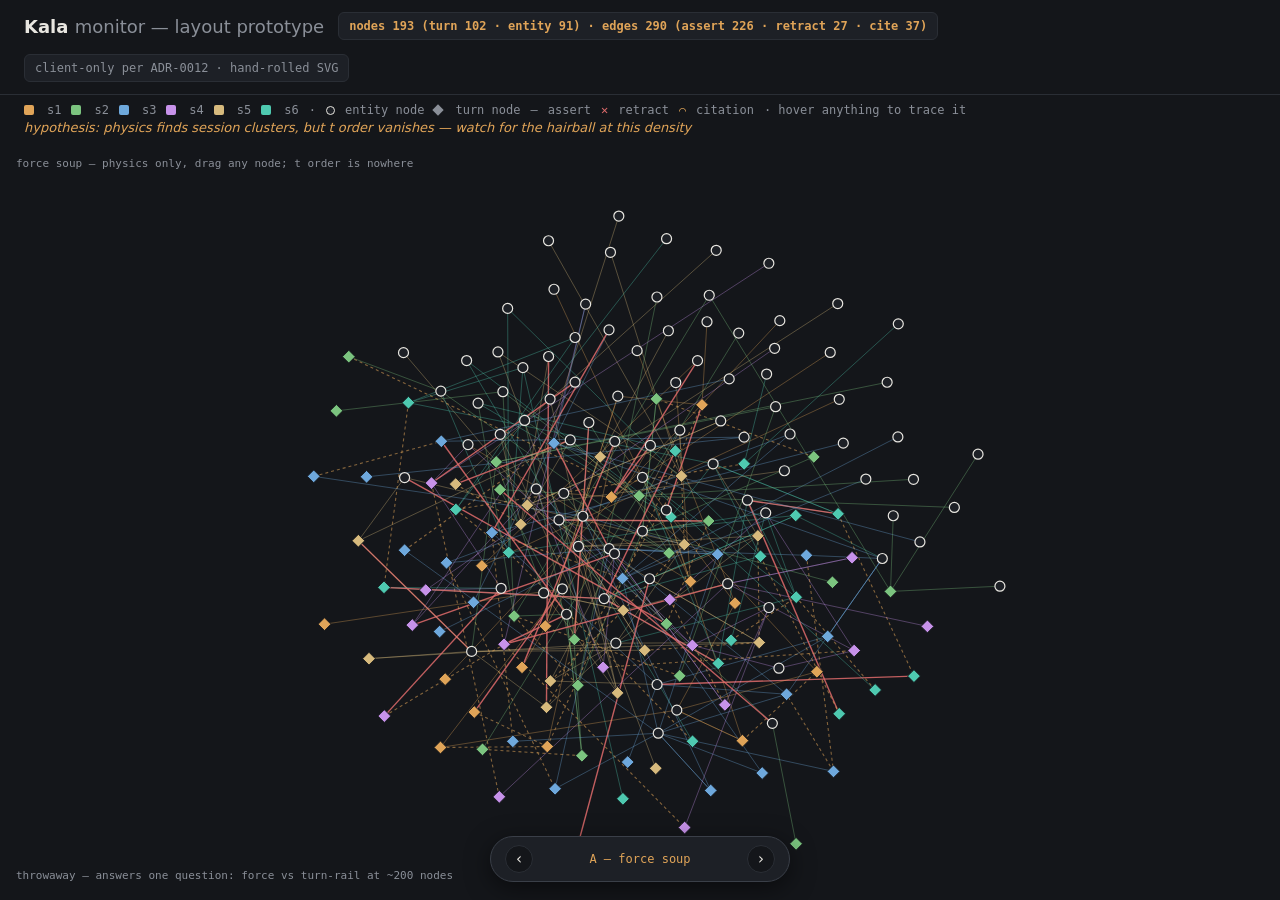
<file: web/prototype-monitor-layout.html>
<!DOCTYPE html>
<html lang="en">
<head>
<meta charset="utf-8">
<meta name="viewport" content="width=device-width, initial-scale=1">
<title>Kala · monitor layout prototype (throwaway)</title>
<!--
  PROTOTYPE — throwaway. Delete after the verdict is captured.

  Question: at ~200 nodes (turn nodes + entity nodes), does the monitor's
  knowledge graph read better as a force-directed soup or as a turn rail
  in t order? Bipartite columns is the third, no-physics control.

  Plan: three variants of the monitor graph — force soup / turn rail /
  bipartite columns — switchable via ?variant= on this standalone page.

  Run:   open web/prototype-monitor-layout.html     (no server, no build)

  Data is a seeded synthetic memory store shaped like the monitor's model:
  interleaved sessions, one turn per t, assert/retract/citation edges.
  Not wired into any build — this file is the whole prototype.
  Verdict (2026-10-23, user): no single winner — keep all three. The
  monitor treats them as switchable view modes over one shared view
  (same filter, as-of, selection): force for exploring relations, rail
  for the t-order spine, columns for always-labeled structure. The
  floating bar graduates into the monitor's view switcher. Captured on
  branch prototype/monitor-layout; spec next via /to-spec.
-->
<style>
:root {
  --bg: #14161a; --panel: #1d2026; --ink: #e8e6e0; --mut: #8a8f98;
  --acc: #e0a458; --ok: #7bc47f; --fail: #e06c6c; --line: #2a2e35;
  --mono: "SF Mono", Menlo, Consolas, monospace;
}
* { box-sizing: border-box; }
html, body { height: 100%; }
body {
  margin: 0; background: var(--bg); color: var(--ink);
  font: 15px/1.5 -apple-system, system-ui, sans-serif;
  display: flex; flex-direction: column;
}
header {
  padding: 12px 24px; display: flex; align-items: center; gap: 14px;
  flex-wrap: wrap; border-bottom: 1px solid var(--line); flex: none;
}
h1 { font-size: 18px; margin: 0; }
.thin { color: var(--mut); font-weight: 400; }
.badge {
  font-family: var(--mono); font-size: 12px; background: var(--panel);
  border: 1px solid var(--line); border-radius: 6px; padding: 4px 10px;
  color: var(--mut);
}
.badge b { color: var(--acc); font-weight: 600; }
#legend {
  flex: none; padding: 8px 24px 0; font: 12px var(--mono); color: var(--mut);
  display: flex; align-items: center; gap: 10px; flex-wrap: wrap;
}
#legend .chip {
  display: inline-block; width: 10px; height: 10px; border-radius: 2px;
  vertical-align: -1px; margin-right: 3px;
}
#legend .dot { display: inline-block; width: 9px; height: 9px; border-radius: 50%;
  background: var(--panel); border: 1.4px solid var(--ink); vertical-align: -1px; }
#legend .dia { display: inline-block; width: 8px; height: 8px; background: var(--mut);
  transform: rotate(45deg); vertical-align: -1px; margin-right: 3px; }
#hypo {
  flex: none; padding: 2px 24px 8px; font: italic 13px/1.4 system-ui;
  color: var(--acc);
}
#stage { flex: 1; overflow: auto; padding-bottom: 76px; }
svg { display: block; }

.cap { fill: var(--mut); font: 11px var(--mono); }
.edge { stroke: var(--mut); stroke-opacity: .35; fill: none; stroke-width: 1; }
.edge.retract { stroke: var(--fail); stroke-opacity: .85; stroke-width: 1.4; }
.edge.cite { stroke: var(--acc); stroke-opacity: .55; stroke-width: 1.1; stroke-dasharray: 3 3; }
.edge.touch { stroke-width: 0; }
.edge.touch.retract { fill: var(--fail); }
.hl .edge { opacity: .05; }
.hl .edge.on { opacity: 1; stroke-width: 1.8; }
.hl .edge.touch.on { stroke-width: 0; }
.node { cursor: pointer; }
.node.entity { fill: var(--panel); stroke: var(--ink); stroke-width: 1.2; }
.node.turn { stroke: var(--bg); stroke-width: .8; }
.hl .node { opacity: .15; }
.hl .node.on, .hl .node.nbr { opacity: 1; }
.railline { stroke: var(--mut); stroke-width: 1.5; }
.lane { stroke: var(--line); stroke-width: 1; }
.tlab { fill: var(--mut); font: 10px var(--mono); }
.elab { fill: var(--ink); font: 11px var(--mono); }

.detail {
  position: fixed; top: 110px; right: 16px; width: 300px;
  background: color-mix(in srgb, var(--panel) 92%, transparent);
  border: 1px solid var(--line); border-radius: 8px; padding: 10px 12px;
  font: 12px var(--mono); line-height: 1.6; z-index: 9;
  max-height: 45vh; overflow: auto;
}
.detail .dim { color: var(--mut); }
.detail .bad { color: var(--fail); font-style: normal; }
.detail[hidden] { display: none; }

.bar {
  position: fixed; left: 50%; bottom: 18px; transform: translateX(-50%);
  display: flex; align-items: center; gap: 12px;
  background: var(--panel); border: 1px solid #3a3f48; border-radius: 999px;
  padding: 8px 14px; box-shadow: 0 6px 24px rgba(0,0,0,.5); z-index: 10;
}
.bar button {
  font: inherit; background: var(--bg); color: var(--ink);
  border: 1px solid var(--line); border-radius: 50%;
  width: 28px; height: 28px; padding: 0; cursor: pointer; line-height: 1;
}
.bar button:hover { border-color: var(--acc); }
.bar span { font: 12px var(--mono); color: var(--acc); min-width: 190px; text-align: center; }
.foot { position: fixed; left: 16px; bottom: 18px; font: 11px var(--mono); color: var(--mut); z-index: 8; }
</style>
</head>
<body>
<header>
  <h1>Kala <span class="thin">monitor — layout prototype</span></h1>
  <span class="badge"><b id="stat">…</b></span>
  <span class="badge">client-only per ADR-0012 · hand-rolled SVG</span>
</header>

<div id="legend">
  <span class="chip" style="background:#e0a458"></span>s1
  <span class="chip" style="background:#7bc47f"></span>s2
  <span class="chip" style="background:#6ea8dc"></span>s3
  <span class="chip" style="background:#c792ea"></span>s4
  <span class="chip" style="background:#d7ba7d"></span>s5
  <span class="chip" style="background:#4ec9b0"></span>s6
  <span>·</span>
  <span class="dot"></span> entity node
  <span class="dia"></span> turn node
  <span style="color:var(--mut)">—</span> assert
  <span style="color:var(--fail)">✕</span> retract
  <span style="color:var(--acc)">⌒</span> citation
  <span>· hover anything to trace it</span>
</div>
<div id="hypo"></div>

<main id="stage"></main>
<aside id="detail" class="detail" hidden></aside>

<div class="bar">
  <button id="prev" title="previous variant">‹</button>
  <span id="vlabel"></span>
  <button id="next" title="next variant">›</button>
</div>
<div class="foot">throwaway — answers one question: force vs turn-rail at ~200 nodes</div>

<script>
"use strict";

// ---- tiny helpers -----------------------------------------------------------

function mulberry32(seed) {
  let a = seed >>> 0;
  return function () {
    a |= 0; a = (a + 0x6D2B79F5) | 0;
    let t = Math.imul(a ^ (a >>> 15), 1 | a);
    t = (t + Math.imul(t ^ (t >>> 7), 61 | t)) ^ t;
    return ((t ^ (t >>> 14)) >>> 0) / 4294967296;
  };
}

function svgEl(name, attrs, text) {
  const n = document.createElementNS("http://www.w3.org/2000/svg", name);
  if (attrs) for (const k in attrs) n.setAttribute(k, attrs[k]);
  if (text != null) n.textContent = text;
  return n;
}

function esc(s) { return String(s).replace(/&/g, "&amp;").replace(/</g, "&lt;"); }

function svgPoint(svg, e) {
  const r = svg.getBoundingClientRect();
  return { x: e.clientX - r.left, y: e.clientY - r.top };
}

const SESSION_COLORS = ["#e0a458", "#7bc47f", "#6ea8dc", "#c792ea", "#d7ba7d", "#4ec9b0"];

// ---- synthetic memory store ---------------------------------------------------
// Interleaved sessions transacting against one store: each t is one turn
// (exactly one transaction), each turn asserts/retracts on 1-4 entities and
// sometimes cites an earlier turn of its own session via :memory/source.

const VOCAB = {
  person: [":person/name", ":person/role", ":person/team"],
  note:   [":note/title", ":note/body", ":note/tag"],
  fact:   [":fact/claim", ":fact/status"],
  task:   [":task/title", ":task/state", ":task/owner"],
};
const NAMES = ["Ada","Bo","Cy","Dee","Eli","Fay","Gus","Hal","Ida","Jo","Kai","Lim","Mo","Nia","Omar","Pia","Quinn","Ravi","Sena","Tao","Uma","Vik","Wren","Xiu","Yara","Zed"];
const NOTE_TITLES = ["retry logic","cache warm","auth flow","index notes","tx retry","ddl draft","bench plan","client demo","release notes","log tail","wire proto","id packing"];
const FACT_CLAIMS = ["staging-eu is live","single-writer holds","EPL accepted","registry synced","fixture t=42","client listen works"];
const TASK_TITLES = ["wire listen","drop peer path","port e2e","tag release","trim fixture","doc as-of"];
const LABEL = {
  person: r => NAMES[Math.floor(r() * NAMES.length)],
  note:   r => NOTE_TITLES[Math.floor(r() * NOTE_TITLES.length)],
  fact:   r => FACT_CLAIMS[Math.floor(r() * FACT_CLAIMS.length)],
  task:   r => TASK_TITLES[Math.floor(r() * TASK_TITLES.length)],
};

function buildStore(seed) {
  const rnd = mulberry32(seed);
  const pick = a => a[Math.floor(rnd() * a.length)];
  const rint = (lo, hi) => lo + Math.floor(rnd() * (hi - lo + 1));
  const sessions = [];
  for (let s = 0; s < 6; s++) sessions.push({ id: s, budget: rint(14, 20), own: [], turns: [] });
  const turns = [], entities = [], edges = [];
  let t = 0, entSeq = 0;

  while (sessions.some(s => s.budget > 0)) {
    const act = sessions.filter(s => s.budget > 0);
    const s = act[Math.floor(rnd() * act.length)];
    s.budget--; t++;
    const turn = { id: "t" + t, t, session: s.id, ops: [] };
    turns.push(turn); s.turns.push(turn);

    const nTouches = rint(1, 4);
    for (let i = 0; i < nTouches; i++) {
      let ent;
      if (s.own.length && rnd() < 0.58) ent = s.own[Math.floor(rnd() * s.own.length)];
      else if (entities.length && rnd() < 0.2) ent = entities[Math.floor(rnd() * entities.length)];
      else {
        const kind = pick(Object.keys(VOCAB));
        ent = { id: "e" + (++entSeq), kind, label: LABEL[kind](rnd),
                firstT: t, lastT: t, asserts: 0, retracts: 0, session: s.id };
        entities.push(ent); s.own.push(ent);
      }
      const attr = pick(VOCAB[ent.kind]);
      if (ent.asserts > ent.retracts && rnd() < 0.15) {
        edges.push({ kind: "retract", from: turn.id, to: ent.id, attr });
        turn.ops.push({ attr, op: "retract", ent: ent.id });
        ent.retracts++;
      } else {
        edges.push({ kind: "assert", from: turn.id, to: ent.id, attr });
        turn.ops.push({ attr, op: "add", ent: ent.id });
        ent.asserts++;
      }
      ent.lastT = t;
    }
    if (s.turns.length > 1 && rnd() < 0.35) {
      const back = rint(1, Math.min(4, s.turns.length - 1));
      const src = s.turns[s.turns.length - 1 - back];
      edges.push({ kind: "cite", from: turn.id, to: src.id, attr: ":memory/source" });
      turn.ops.push({ attr: ":memory/source", op: "cite", ent: src.id });
    }
  }

  const byT = {}, entById = {};
  turns.forEach(tr => { byT[tr.id] = tr; });
  entities.forEach(en => { entById[en.id] = en; });
  return { turns, entities, edges, sessions, maxT: t, byT, entById };
}

// ---- shared chrome: stats, hover, detail card ---------------------------------

function fmtStats(store) {
  const c = k => store.edges.filter(e => e.kind === k).length;
  return "nodes " + (store.turns.length + store.entities.length) +
    " (turn " + store.turns.length + " · entity " + store.entities.length + ")" +
    " · edges " + store.edges.length +
    " (assert " + c("assert") + " · retract " + c("retract") + " · cite " + c("cite") + ")";
}

const detailEl = document.getElementById("detail");

function showDetail(store, byId, id) {
  const m = byId[id];
  let html;
  if (m.kind === "turn") {
    const tr = store.turns[m.idx];
    html = "<b>turn node · t = " + tr.t + "</b> <span class='dim'>session-" + (tr.session + 1) + "</span><br>" +
      tr.ops.map(o => esc(o.attr) + " " +
        (o.op === "retract" ? "<span class='bad'>retract</span>" : o.op) +
        " → " + o.ent).join("<br>");
  } else {
    const en = store.entities[m.idx];
    html = "<b>entity node · " + esc(en.label) + "</b> <span class='dim'>" + en.kind +
      " · session-" + (en.session + 1) + "</span><br>" +
      "asserts " + en.asserts + " · retracts " + en.retracts + "<br>" +
      "touched t " + en.firstT + " … " + en.lastT;
  }
  detailEl.innerHTML = html;
  detailEl.hidden = false;
}

// nodeEls: Map id→element · edgeEls: array aligned with store.edges
function wireHover(svg, store, byId, nodeEls, edgeEls) {
  const adj = new Map();
  store.edges.forEach((e, i) => {
    if (!adj.has(e.from)) adj.set(e.from, []);
    if (!adj.has(e.to)) adj.set(e.to, []);
    adj.get(e.from).push({ i, other: e.to });
    adj.get(e.to).push({ i, other: e.from });
  });
  function clear() {
    svg.classList.remove("hl");
    svg.querySelectorAll(".on,.nbr").forEach(el => el.classList.remove("on", "nbr"));
    detailEl.hidden = true;
  }
  function on(id) {
    clear();
    svg.classList.add("hl");
    const nEl = nodeEls.get(id);
    if (nEl) nEl.classList.add("on");
    (adj.get(id) || []).forEach(({ i, other }) => {
      if (edgeEls[i]) edgeEls[i].classList.add("on");
      const o = nodeEls.get(other);
      if (o) o.classList.add("nbr");
    });
    showDetail(store, byId, id);
  }
  svg.addEventListener("pointerover", e => {
    const t = e.target.closest("[data-node]") || e.target.closest("[data-edge]");
    if (!t) return;
    const id = t.dataset.node || t.dataset.edge;
    if (id) on(id);
  });
  svg.addEventListener("pointerleave", clear);
}

// ---- variant A: force soup ------------------------------------------------------

function variantForce(store, byId, stage) {
  const W = Math.max(900, stage.clientWidth || 900);
  const H = Math.max(600, stage.clientHeight || 600);
  const svg = svgEl("svg", { width: W, height: H });
  svg.append(svgEl("text", { x: 16, y: 22, class: "cap" },
    "force soup — physics only, drag any node; t order is nowhere"));

  const nodes = [], geo = {};
  store.turns.forEach(tr => { const n = { id: tr.id, kind: "turn", x: 0, y: 0, vx: 0, vy: 0 }; nodes.push(n); geo[tr.id] = n; });
  store.entities.forEach(en => { const n = { id: en.id, kind: "entity", x: 0, y: 0, vx: 0, vy: 0 }; nodes.push(n); geo[en.id] = n; });
  nodes.forEach((n, i) => {
    const a = (i / nodes.length) * 2 * Math.PI, r = 170 + ((i * 37) % 60);
    n.x = W / 2 + r * Math.cos(a); n.y = H / 2 + r * Math.sin(a);
  });

  const gE = svgEl("g"), gN = svgEl("g");
  svg.append(gE, gN);
  const edgeEls = store.edges.map(e => {
    const l = svgEl("line", { class: "edge " + e.kind, "data-edge": e.from });
    if (e.kind === "assert") l.style.stroke = SESSION_COLORS[store.byT[e.from].session];
    gE.append(l);
    return l;
  });
  const nodeEls = new Map();
  nodes.forEach(n => {
    const el = n.kind === "turn"
      ? svgEl("rect", { class: "node turn", "data-node": n.id, x: -4.5, y: -4.5, width: 9, height: 9 })
      : svgEl("circle", { class: "node entity", "data-node": n.id, r: 5 });
    if (n.kind === "turn") el.style.fill = SESSION_COLORS[store.byT[n.id].session];
    nodeEls.set(n.id, el);
    gN.append(el);
  });
  stage.append(svg);
  wireHover(svg, store, byId, nodeEls, edgeEls);

  // spring-embedder, settles then idles; drag re-heats
  let alpha = 1, raf = 0, dragging = null;
  function paint() {
    store.edges.forEach((e, i) => {
      const l = edgeEls[i], a = geo[e.from], b = geo[e.to];
      l.setAttribute("x1", a.x); l.setAttribute("y1", a.y);
      l.setAttribute("x2", b.x); l.setAttribute("y2", b.y);
    });
    nodes.forEach(n => {
      const el = nodeEls.get(n.id);
      if (n.kind === "turn") el.setAttribute("transform", "translate(" + n.x + "," + n.y + ") rotate(45)");
      else { el.setAttribute("cx", n.x); el.setAttribute("cy", n.y); }
    });
  }
  function step() {
    alpha = Math.max(0.012, alpha * 0.988);
    for (let i = 0; i < nodes.length; i++) {
      const a = nodes[i];
      for (let j = i + 1; j < nodes.length; j++) {
        const b = nodes[j];
        let dx = a.x - b.x, dy = a.y - b.y, d2 = dx * dx + dy * dy;
        if (d2 < 0.5) d2 = 0.5;
        if (d2 > 40000) continue;
        const d = Math.sqrt(d2), f = Math.min(4, 1600 * alpha / d2);
        dx /= d; dy /= d;
        a.vx += dx * f; a.vy += dy * f;
        b.vx -= dx * f; b.vy -= dy * f;
      }
    }
    for (const e of store.edges) {
      const a = geo[e.from], b = geo[e.to];
      const rest = e.kind === "cite" ? 42 : 72;
      let dx = b.x - a.x, dy = b.y - a.y;
      const d = Math.hypot(dx, dy) || 1;
      const f = (d - rest) * 0.0045 * (e.kind === "cite" ? 0.5 : 1);
      dx /= d; dy /= d;
      a.vx += dx * f; a.vy += dy * f;
      b.vx -= dx * f; b.vy -= dy * f;
    }
    const cap = Math.max(1, alpha * 40);
    for (const n of nodes) {
      n.vx += (W / 2 - n.x) * 0.0015;
      n.vy += (H / 2 - n.y) * 0.0015;
      n.vx *= 0.82; n.vy *= 0.82;
      const vx = Math.max(-cap, Math.min(cap, n.vx));
      const vy = Math.max(-cap, Math.min(cap, n.vy));
      n.x = Math.max(20, Math.min(W - 20, n.x + vx));
      n.y = Math.max(20, Math.min(H - 20, n.y + vy));
    }
  }
  function loop() {
    step(); paint();
    raf = (alpha > 0.013 || dragging) ? requestAnimationFrame(loop) : 0;
  }
  loop();

  svg.addEventListener("pointerdown", e => {
    const t = e.target.closest("[data-node]");
    if (!t) return;
    dragging = geo[t.dataset.node];
    svg.setPointerCapture(e.pointerId);
    const p = svgPoint(svg, e);
    dragging.x = p.x; dragging.y = p.y; dragging.vx = dragging.vy = 0;
    alpha = Math.max(alpha, 0.35);
    if (!raf) loop();
  });
  svg.addEventListener("pointermove", e => {
    if (!dragging) return;
    const p = svgPoint(svg, e);
    dragging.x = p.x; dragging.y = p.y;
  });
  svg.addEventListener("pointerup", () => { dragging = null; });
}

// ---- variant B: turn rail --------------------------------------------------------
// One rail: turn nodes at strict t positions. Entities live in packed lanes
// below; each touch is a dot on the lane at its turn's x. Citations arc above.

function variantRail(store, byId, stage) {
  const STEP = 16, PADL = 240, PADR = 40, RAIL_Y = 120, ROW_H = 17, GAP = 9;
  const X = t => PADL + (t - 1) * STEP;

  // lane packing: entities sorted by first touch; a lane is free again after
  // GAP steps past its last occupant's last touch (room for the next label)
  const ents = [...store.entities].sort((a, b) => a.firstT - b.firstT || a.id.localeCompare(b.id));
  const rowLast = [];
  for (const e of ents) {
    let r = -1;
    for (let i = 0; i < rowLast.length; i++) if (rowLast[i] + GAP < e.firstT) { r = i; break; }
    if (r < 0) { r = rowLast.length; rowLast.push(-99); }
    rowLast[r] = e.lastT;
    e.row = r;
  }
  const rowY = e => RAIL_Y + 44 + e.row * ROW_H;

  const W = PADL + store.maxT * STEP + PADR;
  const H = RAIL_Y + 44 + rowLast.length * ROW_H + 70;
  const svg = svgEl("svg", { width: W, height: H });
  svg.append(svgEl("text", { x: 16, y: 24, class: "cap" },
    "turn rail — one diamond per turn, left→right = t; entity lanes below, dots at touching turns"));

  const nodeEls = new Map(), edgeEls = new Array(store.edges.length);

  // citation arcs above the rail
  store.edges.forEach((e, i) => {
    if (e.kind !== "cite") return;
    const x1 = X(store.byT[e.from].t), x2 = X(store.byT[e.to].t);
    const h = Math.min(56, 12 + Math.abs(x2 - x1) / 6);
    edgeEls[i] = svgEl("path", {
      d: "M " + x1 + " " + (RAIL_Y - 12) + " Q " + ((x1 + x2) / 2) + " " + (RAIL_Y - 12 - h) + " " + x2 + " " + (RAIL_Y - 12),
      class: "edge cite", "data-edge": e.from,
    });
    svg.append(edgeEls[i]);
  });

  // the rail itself
  svg.append(svgEl("line", { x1: X(1), y1: RAIL_Y, x2: X(store.maxT), y2: RAIL_Y, class: "railline" }));
  for (let t = 1; t <= store.maxT; t += 10)
    svg.append(svgEl("text", { x: X(t), y: RAIL_Y + 26, class: "tlab", "text-anchor": "middle" }, "t" + t));

  // entity lanes: line spanning first→last touch, node + label at first touch
  for (const e of ents) {
    const y = rowY(e), x0 = X(e.firstT), x1 = X(e.lastT);
    svg.append(svgEl("line", { x1: x0, y1: y, x2: x1, y2: y, class: "lane" }));
    const dot = svgEl("circle", { class: "node entity", "data-node": e.id, cx: x0, cy: y, r: 4.5 });
    nodeEls.set(e.id, dot);
    svg.append(dot);
    svg.append(svgEl("text", { x: x0 - 8, y: y + 3.5, class: "elab", "text-anchor": "end" }, e.label));
  }

  // touch dots: one per assert/retract edge, at (turn x, entity lane y)
  store.edges.forEach((e, i) => {
    if (e.kind === "cite") return;
    const turn = store.byT[e.from], ent = store.entById[e.to];
    const x = X(turn.t), y = rowY(ent);
    let el;
    if (e.kind === "assert") {
      el = svgEl("circle", { class: "edge touch assert", "data-edge": e.from, cx: x, cy: y, r: 3 });
      el.style.fill = SESSION_COLORS[turn.session];
    } else {
      el = svgEl("rect", { class: "edge touch retract", "data-edge": e.from, x: x - 3, y: y - 3, width: 6, height: 6 });
    }
    edgeEls[i] = el;
    svg.append(el);
  });

  // turn diamonds on the rail (last, so they sit on top)
  for (const tr of store.turns) {
    const el = svgEl("rect", {
      class: "node turn", "data-node": tr.id,
      x: -4.5, y: -4.5, width: 9, height: 9,
      transform: "translate(" + X(tr.t) + "," + RAIL_Y + ") rotate(45)",
    });
    el.style.fill = SESSION_COLORS[tr.session];
    nodeEls.set(tr.id, el);
    svg.append(el);
  }

  stage.append(svg);
  wireHover(svg, store, byId, nodeEls, edgeEls);
}

// ---- variant C: bipartite columns --------------------------------------------------
// Turns (t order) left, entities (first-touch order) right, every edge a
// bezier across the middle. No physics anywhere; labels always visible.

function variantColumns(store, byId, stage) {
  const ROW_T = 13.5, TOP = 46, XL = 130, XR = 880, W = 1060;
  const H = TOP + store.turns.length * ROW_T + 30;
  const turnY = tr => TOP + (tr.t - 1) * ROW_T;
  const ents = [...store.entities].sort((a, b) => a.firstT - b.firstT || a.id.localeCompare(b.id));
  const ROW_E = (H - TOP - 30) / ents.length;
  const entY = en => TOP + ents.indexOf(en) * ROW_E + ROW_E / 2;

  const svg = svgEl("svg", { width: W, height: H });
  svg.append(svgEl("text", { x: XL - 20, y: 24, class: "cap" }, "turns — t order ↓"));
  svg.append(svgEl("text", { x: W - 12, y: 24, class: "cap", "text-anchor": "end" }, "entities — first-touch order ↓"));

  const edgeEls = store.edges.map(e => {
    const tr = store.byT[e.from];
    let el;
    if (e.kind === "cite") {
      const y1 = turnY(tr), y2 = turnY(store.byT[e.to]);
      el = svgEl("path", {
        d: "M " + (XL + 8) + " " + y1 + " C " + (XL - 36) + " " + y1 + " " + (XL - 36) + " " + y2 + " " + (XL + 8) + " " + y2,
        class: "edge cite", "data-edge": e.from,
      });
    } else {
      const en = store.entById[e.to];
      const y1 = turnY(tr), y2 = entY(en), mid = (XL + XR) / 2;
      el = svgEl("path", {
        d: "M " + (XL + 8) + " " + y1 + " C " + mid + " " + y1 + " " + mid + " " + y2 + " " + (XR - 10) + " " + y2,
        class: "edge " + e.kind, "data-edge": e.from,
      });
      if (e.kind === "assert") el.style.stroke = SESSION_COLORS[tr.session];
    }
    svg.append(el);
    return el;
  });

  const nodeEls = new Map();
  for (const tr of store.turns) {
    const y = turnY(tr);
    const el = svgEl("rect", {
      class: "node turn", "data-node": tr.id,
      x: -4, y: -4, width: 8, height: 8,
      transform: "translate(" + XL + "," + y + ") rotate(45)",
    });
    el.style.fill = SESSION_COLORS[tr.session];
    nodeEls.set(tr.id, el);
    svg.append(el);
    if (tr.t % 10 === 1)
      svg.append(svgEl("text", { x: XL + 14, y: y + 3.5, class: "tlab" }, "t" + tr.t));
  }
  ents.forEach(en => {
    const y = entY(en);
    const el = svgEl("circle", { class: "node entity", "data-node": en.id, cx: XR, cy: y, r: 4.5 });
    nodeEls.set(en.id, el);
    svg.append(el);
    svg.append(svgEl("text", { x: XR + 12, y: y + 3.5, class: "elab" }, en.label));
  });

  stage.append(svg);
  wireHover(svg, store, byId, nodeEls, edgeEls);
}

// ---- switcher ---------------------------------------------------------------------

const VARIANTS = [
  { key: "force", label: "A — force soup", render: variantForce,
    hypo: "hypothesis: physics finds session clusters, but t order vanishes — watch for the hairball at this density" },
  { key: "rail", label: "B — turn rail", render: variantRail,
    hypo: "hypothesis: t order is structural (one rail, entity lanes, no physics) — the question is whether the lanes hold at this count" },
  { key: "columns", label: "C — bipartite columns", render: variantColumns,
    hypo: "hypothesis: no physics at all, labels always visible — the question is whether the crossing edges stay readable" },
];

const stage = document.getElementById("stage");
const store = buildStore(20261023);
const byId = {};
store.turns.forEach((tr, i) => { byId[tr.id] = { kind: "turn", idx: i }; });
store.entities.forEach((en, i) => { byId[en.id] = { kind: "entity", idx: i }; });

document.getElementById("stat").textContent = fmtStats(store);

function current() {
  const v = new URLSearchParams(location.search).get("variant");
  return VARIANTS.find(x => x.key === v) || VARIANTS[0];
}
function show(v) {
  stage.innerHTML = "";
  detailEl.hidden = true;
  v.render(store, byId, stage);
  document.getElementById("vlabel").textContent = v.label;
  document.getElementById("hypo").textContent = v.hypo;
  document.title = "Kala monitor prototype · " + v.key;
  try { history.replaceState(null, "", "?variant=" + v.key); } catch (_) { /* file:// */ }
}
function cycle(d) {
  const i = VARIANTS.indexOf(current());
  show(VARIANTS[(i + d + VARIANTS.length) % VARIANTS.length]);
}

document.getElementById("prev").addEventListener("click", () => cycle(-1));
document.getElementById("next").addEventListener("click", () => cycle(1));
addEventListener("keydown", e => {
  if (e.target.closest && e.target.closest("input,textarea,select,[contenteditable]")) return;
  if (e.key === "ArrowLeft") cycle(-1);
  if (e.key === "ArrowRight") cycle(1);
});

show(current());
</script>
</body>
</html>
</file>
